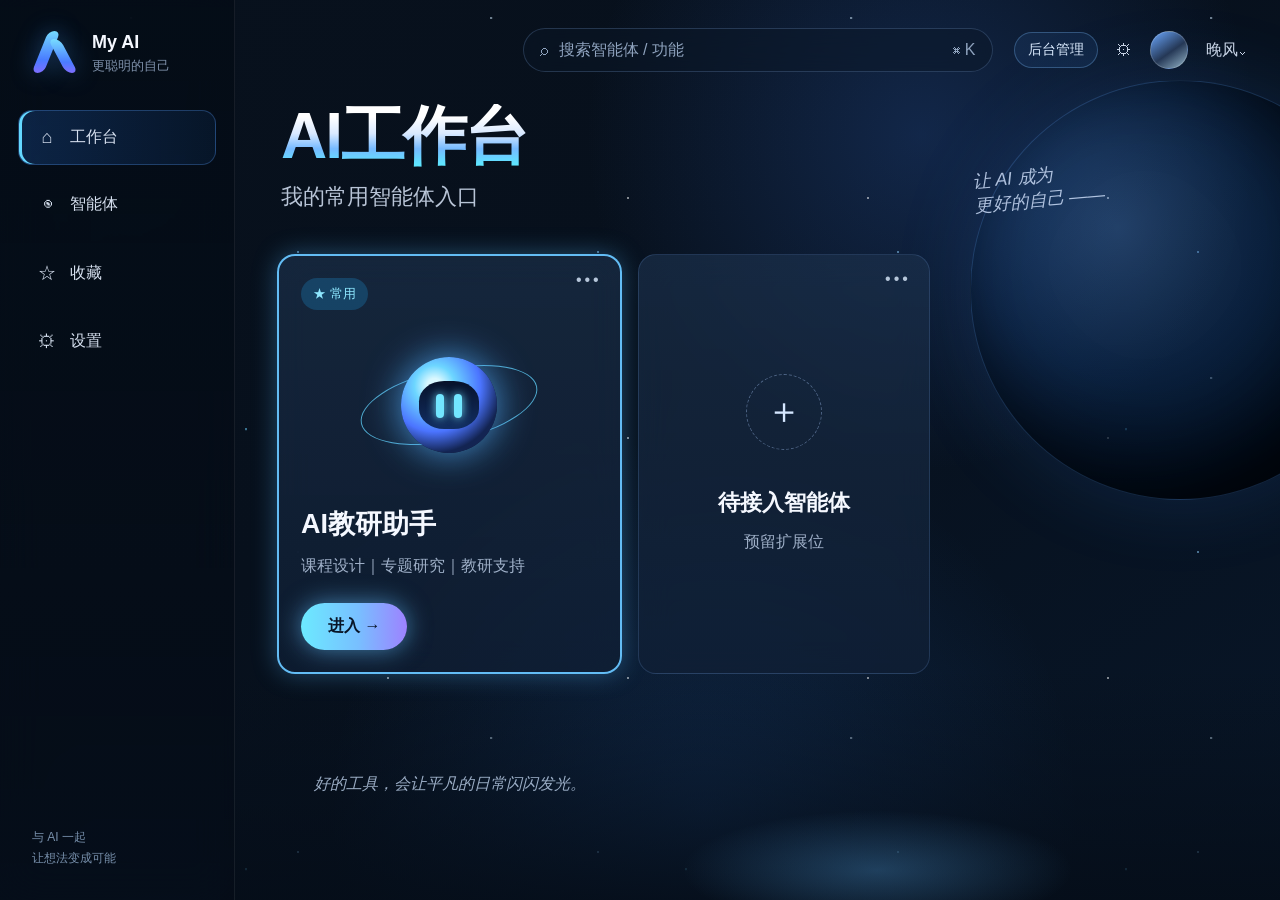
<file: index.html>
<!DOCTYPE html>
<html lang="zh-CN">
<head>
<meta charset="UTF-8">
<meta name="viewport" content="width=device-width, initial-scale=1.0">
<title>AI工作台</title>
<meta name="description" content="个人 AI 工作台">
<style>
:root{
  --bg:#07111f;--panel:rgba(18,35,58,.72);--text:#f5f8ff;--muted:#9fb0c8;
  --cyan:#65d8ff;--blue:#4887ff;--violet:#8f79ff;
}
*{box-sizing:border-box} html,body{margin:0;min-height:100%;font-family:Inter,"PingFang SC","Microsoft YaHei",sans-serif;background:#07111f;color:var(--text)}
body{overflow-x:hidden}
.bg{position:fixed;inset:0;z-index:0;overflow:hidden;background:
radial-gradient(circle at 72% 15%,rgba(48,101,195,.27),transparent 28%),
radial-gradient(circle at 55% 90%,rgba(55,141,255,.16),transparent 35%),
linear-gradient(145deg,#08111d 0%,#07101c 42%,#081628 100%)}
.bg:before{content:"";position:absolute;inset:-10%;opacity:.5;background-image:
radial-gradient(circle at 15% 20%,#fff 0 1px,transparent 1.4px),
radial-gradient(circle at 42% 14%,#8dcfff 0 1px,transparent 1.5px),
radial-gradient(circle at 72% 30%,#d1ecff 0 1px,transparent 1.5px),
radial-gradient(circle at 85% 18%,#6ad2ff 0 1px,transparent 1.5px);
background-size:240px 240px,300px 300px,360px 360px,440px 440px;animation:drift 24s linear infinite}
.orb{position:absolute;right:-110px;top:80px;width:420px;height:420px;border-radius:50%;
background:radial-gradient(circle at 35% 35%,rgba(96,167,255,.28),rgba(20,63,120,.35) 38%,rgba(0,12,28,.95) 72%);
box-shadow:0 0 80px rgba(62,139,255,.15),inset -35px -25px 90px rgba(0,0,0,.7);border:1px solid rgba(119,183,255,.15)}
.horizon{position:absolute;left:220px;right:0;bottom:-20px;height:250px;background:
radial-gradient(ellipse at 62% 80%,rgba(95,184,255,.28),transparent 21%),linear-gradient(to top,rgba(5,13,24,.95),rgba(5,13,24,0))}
@keyframes drift{to{transform:translate3d(-60px,30px,0)}} @keyframes float{50%{transform:translateY(-8px)}} @keyframes pulse{50%{box-shadow:0 0 34px rgba(74,178,255,.55),inset 0 0 35px rgba(78,126,255,.08)}} @keyframes rotate{to{transform:rotate(360deg)}}

.app{position:relative;z-index:2;display:grid;grid-template-columns:235px 1fr;min-height:100vh}
.sidebar{border-right:1px solid rgba(255,255,255,.07);background:linear-gradient(180deg,rgba(4,12,22,.82),rgba(5,12,23,.58));backdrop-filter:blur(20px);padding:30px 18px;display:flex;flex-direction:column;position:sticky;top:0;height:100vh}
.brand{display:flex;gap:14px;align-items:center;padding:0 14px 34px}.logo{width:46px;height:46px;position:relative}.logo:before,.logo:after{content:"";position:absolute;border-radius:20px;background:linear-gradient(180deg,#78ddff,#4a7cff 68%,#7f6eff);box-shadow:0 0 24px rgba(77,160,255,.35)}.logo:before{width:12px;height:42px;left:8px;top:1px;transform:skew(-22deg)}.logo:after{width:12px;height:34px;left:25px;top:9px;transform:skew(28deg)}
.brand h3{margin:0;font-size:18px}.brand small{display:block;color:#7f91aa;margin-top:4px}.nav{display:flex;flex-direction:column;gap:12px}
.nav-item{border-radius:14px;padding:16px 18px;color:#d6e0ef;display:flex;align-items:center;gap:13px;border:1px solid transparent;cursor:pointer;transition:.25s}
.nav-item:hover{background:rgba(79,135,255,.08)}.nav-item.active{background:linear-gradient(90deg,rgba(44,130,255,.2),rgba(44,130,255,.08));border-color:rgba(91,161,255,.28);box-shadow:inset 3px 0 0 #64d8ff}
.ico{width:20px;text-align:center;font-size:18px}.sidebar-footer{margin-top:auto;color:#7890ac;font-size:12px;line-height:1.8;padding:0 14px}
.main{padding:28px 34px 30px;min-width:0}.topbar{display:flex;justify-content:center;align-items:center;position:relative;margin-bottom:32px}
.search{width:min(470px,55vw);height:44px;border-radius:24px;border:1px solid rgba(136,178,236,.22);background:rgba(10,22,38,.5);display:flex;align-items:center;gap:11px;padding:0 16px;color:#8fa3be;backdrop-filter:blur(16px)}
.top-actions{position:absolute;right:0;display:flex;align-items:center;gap:18px;color:#c9d5e7}.admin-link{color:#dcecff;text-decoration:none;border:1px solid rgba(126,191,255,.3);border-radius:18px;padding:8px 13px;font-size:14px;background:rgba(58,120,205,.12);transition:.2s}.admin-link:hover{color:#fff;border-color:#75d9ff;background:rgba(58,150,225,.22)}.avatar{width:38px;height:38px;border-radius:50%;background:linear-gradient(145deg,#6ba8ff,#253856 55%,#94b5c9);border:1px solid rgba(255,255,255,.18)}
.hero{display:flex;align-items:flex-end;justify-content:space-between;margin:0 12px 42px}.title h1{font-size:64px;line-height:1;margin:0;font-weight:800;letter-spacing:-2px;background:linear-gradient(180deg,#fff 20%,#d9e9ff 46%,#76baff 70%,#5ee5ff 94%);-webkit-background-clip:text;color:transparent}.title p{margin:14px 0 0;color:#b8c4d6;font-size:22px}.quote{margin-right:130px;color:#d5e5ff;font-size:18px;font-style:italic;transform:rotate(-5deg);opacity:.8}
.cards{display:grid;grid-template-columns:1.18fr 1fr 1fr 1fr;gap:16px;padding:0 8px}.card{min-height:410px;border-radius:18px;background:linear-gradient(180deg,rgba(28,49,76,.67),rgba(16,31,53,.75));border:1px solid rgba(123,174,241,.18);backdrop-filter:blur(16px);position:relative;overflow:hidden;transition:.28s ease;cursor:pointer}.card:hover{transform:translateY(-6px);border-color:rgba(105,197,255,.5);box-shadow:0 18px 44px rgba(0,0,0,.26)}.card.primary{border:2px solid rgba(104,198,255,.95);box-shadow:0 0 24px rgba(84,182,255,.35);animation:pulse 4s ease-in-out infinite}
.card-inner{padding:22px}.badge{display:inline-flex;align-items:center;gap:6px;padding:7px 12px;border-radius:18px;background:rgba(30,132,190,.32);color:#8ee7ff;font-size:13px}.more{position:absolute;right:18px;top:15px;color:#b6c6da;letter-spacing:3px}.visual{height:190px;display:grid;place-items:center;position:relative}.bot{width:96px;height:96px;border-radius:50%;background:radial-gradient(circle at 35% 30%,#d9f8ff 0 8%,#6dd6ff 22%,#4b74ff 50%,#132452 73%);box-shadow:0 0 36px rgba(85,178,255,.8);position:relative;animation:float 4s ease-in-out infinite}.bot:after{content:"";position:absolute;inset:24px 18px;border-radius:42%;background:linear-gradient(180deg,#07122a,#122e62)}.eye{position:absolute;z-index:2;width:8px;height:24px;border-radius:8px;background:#72e6ff;top:37px;box-shadow:0 0 10px #72e6ff}.eye.e1{left:35px}.eye.e2{right:35px}.ring{position:absolute;width:180px;height:72px;border:1px solid rgba(99,213,255,.75);border-radius:50%;transform:rotate(-12deg);animation:rotate 16s linear infinite}
.folder{width:112px;height:84px;position:relative;animation:float 5s ease-in-out infinite}.folder span{position:absolute;width:82px;height:58px;border-radius:8px;background:linear-gradient(145deg,rgba(141,192,255,.9),rgba(67,97,171,.35));border:1px solid rgba(174,214,255,.55);transform:skewY(-7deg)}.folder span:nth-child(1){left:0;top:20px}.folder span:nth-child(2){left:12px;top:12px}.folder span:nth-child(3){left:24px;top:4px}
.card h3{font-size:27px;margin:6px 0 10px}.card p{color:#9fb0c8;margin:0;line-height:1.7}.enter{margin-top:24px;border:none;border-radius:24px;padding:13px 27px;font-size:16px;font-weight:700;cursor:pointer;background:linear-gradient(90deg,#6ceaff,#78bfff 54%,#9d82ff);color:#081527;box-shadow:0 0 24px rgba(100,193,255,.6);transition:.2s}.enter:hover{transform:scale(1.04)}.disabled{margin-top:24px;border:1px solid rgba(153,180,219,.28);border-radius:24px;padding:12px 24px;color:#9cb0c9;background:rgba(255,255,255,.02)}.placeholder{display:flex;flex-direction:column;justify-content:center;align-items:center;text-align:center}.plus{width:76px;height:76px;border:1px dashed rgba(173,205,255,.4);border-radius:50%;display:grid;place-items:center;font-size:36px;color:#d5e7ff;margin-bottom:32px}.placeholder h3{font-size:22px}.footer-quote{margin:100px 0 0 45px;color:#bfd3ed;font-size:16px;font-style:italic;opacity:.8}
.toast{position:fixed;right:30px;bottom:30px;background:#10243d;border:1px solid rgba(108,193,255,.35);padding:14px 18px;border-radius:12px;color:#d9efff;display:none;z-index:20}
@media(max-width:1100px){.app{grid-template-columns:88px 1fr}.brand h3,.brand small,.nav-item span:not(.ico),.sidebar-footer{display:none}.brand{padding-left:6px}.nav-item{justify-content:center;padding:15px}.cards{grid-template-columns:repeat(2,1fr)}.card{min-height:330px}.hero .quote{display:none}}
@media(max-width:720px){.app{display:block}.sidebar{display:none}.main{padding:18px}.topbar{justify-content:flex-start}.search{width:100%}.top-actions{display:none}.title h1{font-size:46px}.title p{font-size:17px}.hero{margin:20px 0 28px}.cards{grid-template-columns:1fr}.card{min-height:290px}.visual{height:130px}.orb{right:-220px}.horizon{left:0}.footer-quote{margin:45px 0 70px}}
@media(min-width:1101px){.cards{grid-template-columns:1.18fr 1fr 1fr}}
</style>
</head>
<body>
<div class="bg"><div class="orb"></div><div class="horizon"></div></div>
<div class="app">
  <aside class="sidebar">
    <div class="brand"><div class="logo"></div><div><h3>My AI</h3><small>更聪明的自己</small></div></div>
    <div class="nav">
      <div class="nav-item active"><span class="ico">⌂</span><span>工作台</span></div>
      <div class="nav-item"><span class="ico">◉</span><span>智能体</span></div>
      <div class="nav-item"><span class="ico">☆</span><span>收藏</span></div>
      <div class="nav-item"><span class="ico">⚙</span><span>设置</span></div>
    </div>
    <div class="sidebar-footer">与 AI 一起<br>让想法变成可能</div>
  </aside>
  <main class="main">
    <div class="topbar">
      <div class="search">⌕ <span>搜索智能体 / 功能</span><span style="margin-left:auto">⌘ K</span></div>
      <div class="top-actions"><a class="admin-link" href="./admin.html" aria-label="进入后台管理">后台管理</a><span>⚙</span><div class="avatar"></div><span>晚风⌄</span></div>
    </div>
    <section class="hero"><div class="title"><h1>AI工作台</h1><p>我的常用智能体入口</p></div><div class="quote">让 AI 成为<br>更好的自己 ——</div></section>
    <section class="cards">
      <article class="card primary" onclick="location.href='./assistant.html'">
        <div class="more">•••</div><div class="card-inner"><span class="badge">★ 常用</span>
          <div class="visual"><div class="ring"></div><div class="bot"><span class="eye e1"></span><span class="eye e2"></span></div></div>
          <h3>AI教研助手</h3><p>课程设计｜专题研究｜教研支持</p>
          <button class="enter" onclick="event.stopPropagation();location.href='./assistant.html'">进入 →</button>
        </div>
      </article>
      <article class="card placeholder" onclick="showToast('这是预留扩展位')"><div class="more">•••</div><div class="plus">＋</div><h3>待接入智能体</h3><p>预留扩展位</p></article>
    </section>
    <div class="footer-quote">好的工具，会让平凡的日常闪闪发光。</div>
  </main>
</div>
<div class="toast" id="toast"></div>
<script>
function showToast(msg){const t=document.getElementById('toast');t.textContent=msg;t.style.display='block';clearTimeout(window.__timer);window.__timer=setTimeout(()=>t.style.display='none',2200)}
</script>
</body>
</html>
</file>
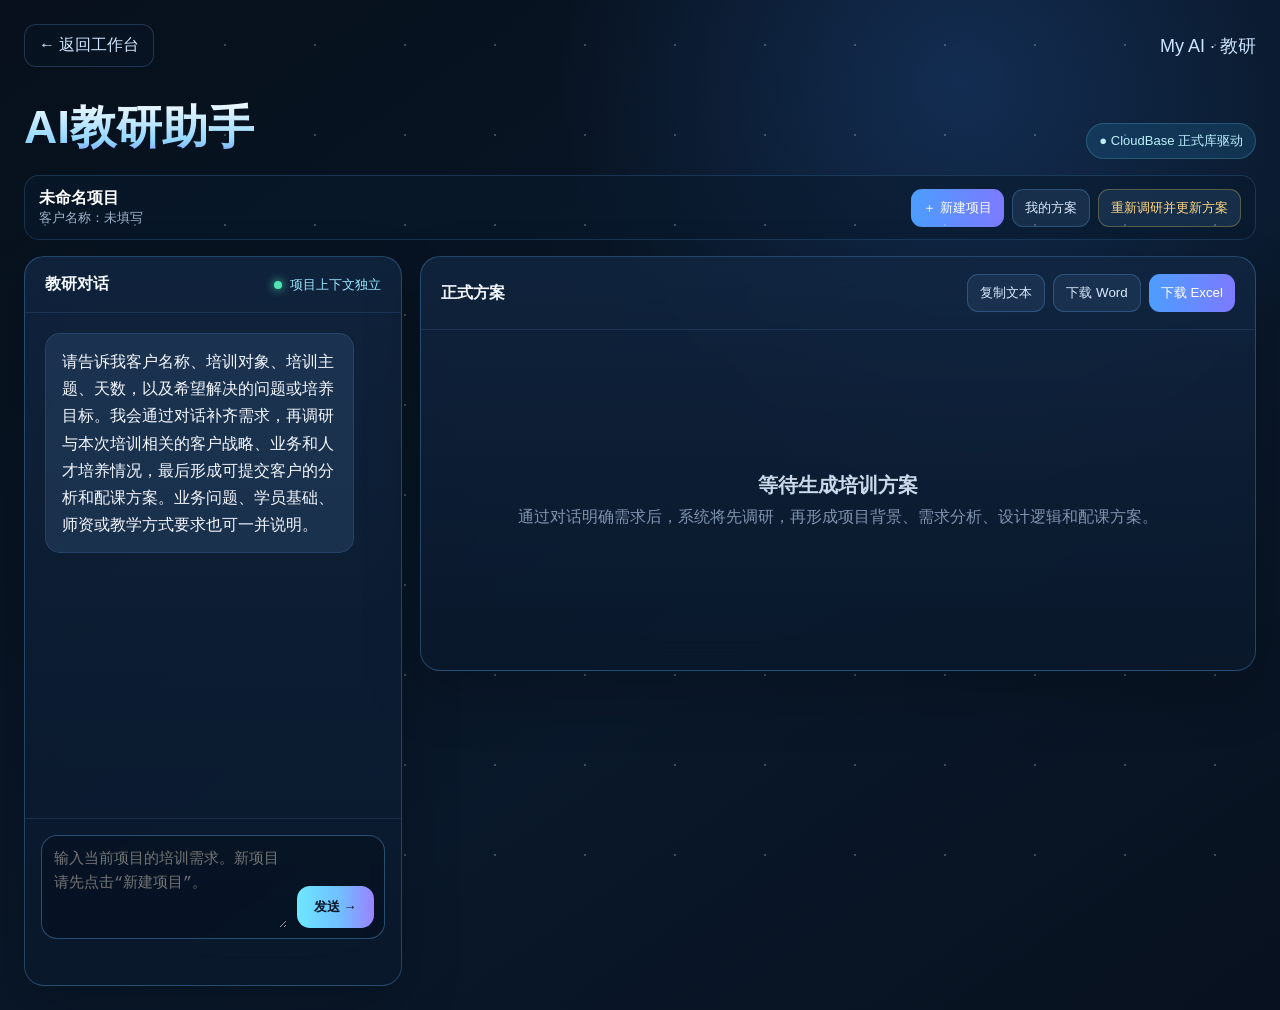
<file: assistant.html>
<!DOCTYPE html>
<html lang="zh-CN">
<head>
<meta charset="UTF-8">
<meta name="viewport" content="width=device-width,initial-scale=1.0">
<title>AI教研助手</title>
<script src="./assets/jszip.min.js"></script>
<script src="./assets/research-display.js"></script>
<script src="./assets/research-session.js"></script>
<script src="./assets/training-workflow.js"></script>
<script src="./assets/client-copy.js"></script>
<script src="./assets/proposal-display.js"></script>
<script src="./assets/ledger-display.js"></script>
<style>
:root{--bg:#07111f;--panel:rgba(16,33,56,.78);--line:rgba(103,185,255,.28);--text:#f4f8ff;--muted:#95a8c2;--cyan:#6de2ff;--blue:#5c8dff;--violet:#8f7cff;--green:#57e6b2;--warn:#ffcf66}
*{box-sizing:border-box}html,body{margin:0;min-height:100%;font-family:Inter,"PingFang SC","Microsoft YaHei",sans-serif;background:#07111f;color:var(--text)}
body{background:radial-gradient(circle at 75% 8%,rgba(50,116,215,.25),transparent 30%),linear-gradient(145deg,#07101c,#09182a 60%,#08111f)}
body:before{content:"";position:fixed;inset:0;pointer-events:none;opacity:.25;background-image:radial-gradient(circle,#d9f1ff 0 1px,transparent 1.2px);background-size:90px 90px}
.shell{max-width:1500px;margin:auto;min-height:100vh;padding:24px}.top{display:flex;align-items:center;justify-content:space-between}.back{color:#cfe5ff;text-decoration:none;padding:10px 14px;border:1px solid rgba(130,190,255,.2);border-radius:12px;background:rgba(11,24,41,.45)}.logo{font-size:18px;color:#cce5ff}
.hero{margin:30px 0 16px;display:flex;align-items:flex-end;justify-content:space-between;gap:20px}.hero h1{font-size:46px;margin:0;background:linear-gradient(180deg,#fff,#8fd5ff 72%,#817fff);-webkit-background-clip:text;color:transparent}.hero p{font-size:17px;color:#aabbd1;margin:8px 0 0}.badge{padding:8px 12px;border-radius:999px;background:rgba(28,85,122,.42);border:1px solid rgba(109,226,255,.2);color:#bdefff;font-size:13px}
.projectbar{display:flex;gap:10px;align-items:center;justify-content:space-between;margin-bottom:16px;padding:12px 14px;border:1px solid rgba(110,178,246,.18);border-radius:15px;background:rgba(10,26,46,.58)}.projectmeta{display:flex;gap:12px;align-items:center;min-width:0}.projectname{font-weight:800;color:#fff}.customer{color:#9fb3ca;font-size:13px}.project-actions{display:flex;gap:8px;flex-wrap:wrap}.btn{border:1px solid rgba(113,183,255,.25);background:rgba(31,57,88,.65);color:#dceaff;padding:9px 12px;border-radius:11px;cursor:pointer}.btn.primary{background:linear-gradient(90deg,#4c9dff,#7d7aff);border:none;color:white}.btn.warn{border-color:rgba(255,207,102,.28);color:#ffd883}
.layout{display:grid;grid-template-columns:minmax(360px,.7fr) minmax(0,1.55fr);gap:18px}.panel{background:linear-gradient(180deg,rgba(18,39,67,.78),rgba(10,24,43,.84));border:1px solid var(--line);border-radius:20px;backdrop-filter:blur(16px);box-shadow:0 22px 60px rgba(0,0,0,.2)}.chat{min-height:730px;display:flex;flex-direction:column;overflow:hidden}.chat-head,.result-head{padding:17px 20px;border-bottom:1px solid rgba(130,187,255,.12);display:flex;align-items:center;justify-content:space-between}.status{font-size:13px;color:#9ae9ff}.status:before{content:"";display:inline-block;width:8px;height:8px;border-radius:50%;background:#50e7b4;box-shadow:0 0 10px #50e7b4;margin-right:8px}
.messages{padding:20px;flex:1;overflow:auto;display:flex;flex-direction:column;gap:14px;max-height:505px}.msg{max-width:92%;padding:14px 16px;border-radius:15px;line-height:1.7;white-space:pre-wrap;border:1px solid rgba(112,181,255,.14)}.ai{align-self:flex-start;background:rgba(41,69,103,.5)}.user{align-self:flex-end;background:linear-gradient(135deg,rgba(55,142,255,.38),rgba(108,95,238,.34))}.thinking{opacity:.7}.composer{padding:16px;border-top:1px solid rgba(130,187,255,.12)}.box{display:flex;gap:10px;border:1px solid rgba(105,190,255,.35);border-radius:16px;padding:10px;background:rgba(4,15,29,.5)}textarea{flex:1;min-height:82px;max-height:170px;resize:vertical;background:transparent;border:none;outline:none;color:#fff;font-size:15px;line-height:1.6}.send{align-self:flex-end;border:none;border-radius:13px;padding:12px 17px;background:linear-gradient(90deg,#6de7ff,#70bfff 55%,#9b82ff);color:#071525;font-weight:800;cursor:pointer}.send:disabled{opacity:.45}.quick{display:flex;gap:8px;flex-wrap:wrap;padding:0 16px 14px}.q{padding:9px 12px;border-radius:999px;border:1px solid rgba(123,181,255,.15);background:rgba(28,49,76,.5);cursor:pointer;color:#c7d7ea;font-size:13px}
.result{min-height:730px;overflow:hidden}.actions{display:flex;gap:8px;flex-wrap:wrap}.result-body{padding:20px;max-height:calc(100vh - 220px);overflow:auto}.empty{min-height:570px;display:grid;place-items:center;text-align:center;color:#7f94af;padding:40px}.empty strong{display:block;color:#cbd9ea;font-size:20px;margin-bottom:8px}.section{margin-bottom:22px}.section-title{display:flex;align-items:center;gap:8px;font-size:17px;font-weight:700;margin-bottom:12px}.dot{width:8px;height:8px;border-radius:50%;background:var(--cyan);box-shadow:0 0 10px var(--cyan)}.summary-grid{display:grid;grid-template-columns:repeat(3,1fr);gap:10px}.summary-card{padding:13px 14px;border-radius:13px;background:rgba(28,49,76,.48);border:1px solid rgba(117,169,235,.14)}.summary-card small{display:block;color:#8398b4;margin-bottom:5px}.summary-card b{font-size:14px}.research-card{padding:14px;border:1px solid rgba(109,226,255,.16);border-radius:14px;background:rgba(16,52,74,.2);line-height:1.7;color:#c9d8e8}.research-card small{color:#83a1bd}.table-wrap{overflow:auto;border:1px solid rgba(109,171,238,.16);border-radius:14px;background:rgba(6,18,32,.35)}table{width:100%;border-collapse:collapse;min-width:1040px}th,td{padding:12px 13px;text-align:left;vertical-align:top;border-bottom:1px solid rgba(116,170,233,.12);line-height:1.55}th{position:sticky;top:0;background:#102744;color:#cfe4fb;font-size:13px;z-index:1}td{font-size:13px;color:#d8e3f0}.course{font-weight:700;color:#fff}.teacher{font-weight:700;color:#9fe9ff}.source{display:inline-block;padding:4px 8px;border-radius:999px;background:rgba(47,135,190,.2);color:#a8e8ff;font-size:12px}.source-badge{display:inline-block;padding:4px 8px;border-radius:999px;background:rgba(47,135,190,.2);color:#a8e8ff;font-size:12px}.row-actions{display:flex;gap:6px;flex-wrap:wrap;margin-top:8px}.mini{border:1px solid rgba(112,178,246,.2);background:rgba(23,45,72,.55);color:#bfd2e8;padding:5px 8px;border-radius:8px;cursor:pointer;font-size:11px}.evidence{margin-top:8px;border-top:1px dashed rgba(124,183,244,.2);padding-top:7px;color:#93a8c1;font-size:12px}.evidence summary{cursor:pointer;color:#87dfff}.external{display:grid;grid-template-columns:repeat(2,minmax(0,1fr));gap:10px}.ext-card{padding:14px;border:1px solid rgba(255,207,102,.2);background:rgba(91,70,24,.15);border-radius:13px}.ext-card .notice{color:#ffcf66;font-size:12px;margin-top:8px}
.modal{position:fixed;inset:0;background:rgba(2,8,16,.72);display:none;align-items:center;justify-content:center;z-index:50;padding:20px}.modal.show{display:flex}.modal-card{width:min(720px,100%);max-height:80vh;overflow:auto;background:#0b1d33;border:1px solid rgba(111,180,247,.28);border-radius:18px;box-shadow:0 30px 80px rgba(0,0,0,.45)}.modal-head{display:flex;justify-content:space-between;align-items:center;padding:16px 18px;border-bottom:1px solid rgba(120,180,240,.14)}.modal-body{padding:16px}.project-item{padding:13px 14px;border:1px solid rgba(115,177,238,.14);border-radius:12px;margin-bottom:9px;background:rgba(23,47,76,.45);cursor:pointer}.project-item:hover{border-color:rgba(109,226,255,.35)}.project-item.active{border-color:#66dfff}.project-item small{display:block;color:#8ca2bb;margin-top:5px}.toast{position:fixed;right:24px;bottom:24px;background:#10243d;border:1px solid rgba(108,193,255,.35);padding:13px 17px;border-radius:12px;color:#d9efff;display:none;z-index:80}
@media(max-width:1050px){.layout{grid-template-columns:1fr}.chat{min-height:620px}.result{min-height:600px}.result-body{max-height:none}.summary-grid{grid-template-columns:repeat(2,1fr)}}@media(max-width:650px){.shell{padding:14px}.hero h1{font-size:37px}.summary-grid{grid-template-columns:1fr}.external{grid-template-columns:1fr}.actions{width:100%}.hero{align-items:flex-start;flex-direction:column}.projectbar{align-items:flex-start;flex-direction:column}}
/* Links remain readable on dark cards, including visited and keyboard-focus states. */
.result-body a:link,.result-body a:visited{color:#9fe9ff;text-decoration:underline;text-decoration-thickness:1px;text-underline-offset:3px;overflow-wrap:anywhere}
.result-body a:hover,.result-body a:active{color:#fff;text-decoration-thickness:2px}
.result-body a:focus-visible{color:#fff;outline:2px solid #9fe9ff;outline-offset:3px;border-radius:3px}
/* Do not stretch results to the chat height or reserve space after the scroll area. */
.layout{align-items:start}
.result{min-height:0;display:flex;flex-direction:column;min-width:0}
.result-head{flex-shrink:0}
.result-body{min-height:0}
.result-body>.section:last-child{margin-bottom:0}
.empty{min-height:300px}
</style>
</head>
<body>
<div class="shell">
  <div class="top"><a class="back" href="./index.html">← 返回工作台</a><div class="logo">My AI · 教研</div></div>
  <div class="hero"><div><h1>AI教研助手</h1></div><div class="badge">● CloudBase 正式库驱动</div></div>

  <div class="projectbar">
    <div class="projectmeta"><div><div class="projectname" id="projectName">当前项目</div><div class="customer" id="customerName">客户名称：未填写</div></div></div>
    <div class="project-actions">
      <button class="btn primary" onclick="newProject()">＋ 新建项目</button>
      <button class="btn" onclick="openProjects()">我的方案</button>
      <button class="btn warn" onclick="refreshResearch()">重新调研并更新方案</button>
    </div>
  </div>

  <div class="layout">
    <section class="panel chat">
      <div class="chat-head"><strong>教研对话</strong><span class="status">项目上下文独立</span></div>
      <div class="messages" id="messages"></div>
      <div class="composer"><div class="box"><textarea id="input" placeholder="输入当前项目的培训需求。新项目请先点击“新建项目”。"></textarea><button class="send" id="send" onclick="sendMessage()">发送 →</button></div></div>
    </section>

    <section class="panel result">
      <div class="result-head"><strong>正式方案</strong><div class="actions"><button class="btn" onclick="copyFormatted()">复制文本</button><button class="btn" onclick="exportDocx()">下载 Word</button><button class="btn primary" onclick="exportXlsx()">下载 Excel</button></div></div>
      <div class="result-body" id="resultBody"></div>
    </section>
  </div>
</div>

<div class="modal" id="projectsModal"><div class="modal-card"><div class="modal-head"><strong>我的方案</strong><button class="btn" onclick="closeProjects()">关闭</button></div><div class="modal-body" id="projectsList"></div></div></div>
<div class="toast" id="toast"></div>

<script>
const PROJECTS_KEY='aiResearchProjectsV1';
const CURRENT_KEY='aiResearchCurrentProjectIdV1';
const messagesEl=document.getElementById('messages');
const input=document.getElementById('input');
const sendBtn=document.getElementById('send');
const resultBody=document.getElementById('resultBody');
let projects=[];let currentProject=null;let history=[];let currentPlan=null;

function uid(){return 'P'+Date.now().toString(36)+Math.random().toString(36).slice(2,7)}
function esc(v){return String(v??'').replaceAll('&','&amp;').replaceAll('<','&lt;').replaceAll('>','&gt;').replaceAll('"','&quot;')}
function xmlEsc(v){return String(v??'').replaceAll('&','&amp;').replaceAll('<','&lt;').replaceAll('>','&gt;').replaceAll('"','&quot;').replaceAll("'",'&apos;')}
function showToast(msg){const t=document.getElementById('toast');t.textContent=msg;t.style.display='block';clearTimeout(window.__toast);window.__toast=setTimeout(()=>t.style.display='none',2200)}
function defaultAssistantText(){return '请告诉我客户名称、培训对象、培训主题、天数，以及希望解决的问题或培养目标。我会通过对话补齐需求，再调研与本次培训相关的客户战略、业务和人才培养情况，最后形成可提交客户的分析和配课方案。业务问题、学员基础、师资或教学方式要求也可一并说明。'}
function emptyResult(){resultBody.innerHTML='<div class="empty"><div><strong>等待生成培训方案</strong>通过对话明确需求后，系统将先调研，再形成项目背景、需求分析、设计逻辑和配课方案。</div></div>'}
function saveProjects(){if(!currentProject)return;currentProject.history=history;currentProject.currentPlan=currentPlan;currentProject.updatedAt=new Date().toISOString();const i=projects.findIndex(p=>p.id===currentProject.id);if(i>=0)projects[i]=currentProject;else projects.unshift(currentProject);localStorage.setItem(PROJECTS_KEY,JSON.stringify(projects));localStorage.setItem(CURRENT_KEY,currentProject.id)}
function loadProjects(){try{projects=JSON.parse(localStorage.getItem(PROJECTS_KEY)||'[]')}catch{projects=[]}const id=localStorage.getItem(CURRENT_KEY);currentProject=projects.find(p=>p.id===id)||projects[0]||null;if(!currentProject){createProject('未命名项目','',false)}else activateProject(currentProject.id,false)}
function persistProjectSnapshot(project){if(!project)return;project.updatedAt=new Date().toISOString();const i=projects.findIndex(p=>p.id===project.id);if(i>=0)projects[i]=project;else projects.unshift(project);localStorage.setItem(PROJECTS_KEY,JSON.stringify(projects));if(isActiveProject(project,currentProject))localStorage.setItem(CURRENT_KEY,project.id)}
function addProjectMessage(project,text,role){if(isActiveProject(project,currentProject))return addMessage(text,role,true);project.history=Array.isArray(project.history)?project.history:[];project.history.push({role:role==='user'?'user':'assistant',content:text});persistProjectSnapshot(project);return null}
function storeProjectPlan(project,plan){project.currentPlan=plan;if(isActiveProject(project,currentProject))currentPlan=plan;persistProjectSnapshot(project)}
function createProject(title,customerName,persist=true){const now=new Date().toISOString();currentProject={id:uid(),title:title||'未命名项目',customerName:customerName||'',createdAt:now,updatedAt:now,history:[],currentPlan:null,customerResearch:null,customerResearchRequest:''};history=[];currentPlan=null;projects.unshift(currentProject);if(persist)saveProjects();renderProject();renderMessages();emptyResult();return currentProject}
function newProject(){saveProjects();const title=prompt('请输入项目/班级名称（例如：XX银行中层干部培训班）','新培训项目');if(title===null)return;const customer=prompt('客户名称（可选）。填写后系统可进行公开资料调研：','');if(customer===null)return;createProject(title.trim()||'新培训项目',customer.trim(),true);showToast('已进入全新项目，上一个项目上下文不会带入')}
function activateProject(id,persist=true){const p=projects.find(x=>x.id===id);if(!p)return;if(currentProject)saveProjects();currentProject=p;history=Array.isArray(p.history)?p.history:[];currentPlan=p.currentPlan||null;sendBtn.disabled=false;if(persist)localStorage.setItem(CURRENT_KEY,p.id);renderProject();renderMessages();if(currentPlan)renderPlan(currentPlan,false);else emptyResult();closeProjects()}
function renderProject(){document.getElementById('projectName').textContent=currentProject?.title||'当前项目';document.getElementById('customerName').textContent='客户名称：'+(currentProject?.customerName||'未填写')}
function renderMessages(){messagesEl.innerHTML='';if(!history.length){addMessage(defaultAssistantText(),'ai',false);return}history.forEach(m=>addMessage(m.content,m.role==='user'?'user':'ai',false))}
function openProjects(){saveProjects();const recent=[...projects].sort((a,b)=>(Date.parse(b.updatedAt||b.createdAt)||0)-(Date.parse(a.updatedAt||a.createdAt)||0)).slice(0,10);const list=document.getElementById('projectsList');list.innerHTML=recent.length?recent.map(p=>`<div class="project-item ${p.id===currentProject?.id?'active':''}" onclick="activateProject('${p.id}')"><b>${esc(p.title)}</b><small>${esc(p.customerName?'客户：'+p.customerName:'未填写客户')} ｜ 更新：${new Date(p.updatedAt||p.createdAt).toLocaleString()}</small></div>`).join(''):'暂无历史项目';document.getElementById('projectsModal').classList.add('show')}
function closeProjects(){document.getElementById('projectsModal').classList.remove('show')}
function fill(text){input.value=text;input.focus()}
function addMessage(text,role,save=false){const el=document.createElement('div');el.className=`msg ${role}`;el.textContent=text;messagesEl.appendChild(el);messagesEl.scrollTop=messagesEl.scrollHeight;if(save){history.push({role:role==='user'?'user':'assistant',content:text});saveProjects()}return el}

async function postChat(body){const res=await fetch('./api/chat',{method:'POST',headers:{'Content-Type':'application/json'},body:JSON.stringify(body)});let data;try{data=await res.json()}catch{throw new Error('服务返回异常，请重试')}if(!res.ok){if(res.status===401){showToast('请先登录工作台');window.open('./admin.html','_blank','noopener')}throw new Error(data.error||'请求失败')}return data}
async function processProjectTraining(project,requestHistory,forceResearch=false){
  const loading=isActiveProject(project,currentProject)?addMessage('正在整理培训需求…','ai',false):null;
  try{
    const data=await runTrainingWorkflow({
      messages:requestHistory,customerName:project.customerName,
      previousRequirement:project.requirement_summary||project.currentPlan?.requirement_summary,
      cachedResearch:project.customerResearch,cachedFingerprint:project.customerResearchRequest,
      forceResearch,post:postChat,
      onStage:stage=>{if(loading)loading.textContent=({
        requirements:'正在整理需求；关键内容缺失时会先提问…',
        research:'正在围绕培养目标调研客户战略、业务与人才培养情况…',
        design:'正在综合需求与调研，撰写三段分析并设计配课方案…'
      })[stage]},
      onResearch:(research,req,fingerprint)=>{
        project.requirement_summary=req;
        if(req.customer_name)project.customerName=req.customer_name;
        project.customerResearch=research;project.customerResearchRequest=fingerprint;
        persistProjectSnapshot(project);
        if(isActiveProject(project,currentProject))renderProject();
      }
    });
    if(data.mode==='clarify'){
      project.requirement_summary=data.requirement_summary;
      if(data.requirement_summary?.customer_name)project.customerName=data.requirement_summary.customer_name;
      if(project.currentPlan)project.lastCompletedPlan=project.currentPlan;
      storeProjectPlan(project,null);
      if(isActiveProject(project,currentProject)){renderProject();emptyResult()}
    }else if(data.mode==='plan'){
      storeProjectPlan(project,data);
      if(isActiveProject(project,currentProject))renderPlan(data,false);
    }
    addProjectMessage(project,data.assistant_message||'已处理。','ai');
    return data;
  }finally{loading?.remove()}
}
async function refreshResearch(){const project=currentProject;if(!project||sendBtn.disabled)return;sendBtn.disabled=true;const requestHistory=(project.history||[]).slice(-16);try{await processProjectTraining(project,requestHistory,true)}catch(err){addProjectMessage(project,'更新失败：'+err.message,'ai')}finally{if(isActiveProject(project,currentProject))sendBtn.disabled=false}}

function renderPlan(plan,save=true){currentPlan=plan;if(save)saveProjects();if(plan.mode==='clarify')return;const s=plan.requirement_summary||{};const schedule=Array.isArray(plan.formal_schedule)?plan.formal_schedule:[];const external=Array.isArray(plan.external_candidates)?plan.external_candidates:[];const research=currentProject?.customerResearch;
const summary=buildTrainingOverview(plan).map(([k,v])=>`<div class="summary-card"><small>${esc(k)}</small><b>${esc(v)}</b></div>`).join('');
const researchHtml=formatResearchCard(plan.customer_research||research,esc);const proposalHtml=formatProposal(plan,esc);
const rows=schedule.map((r,i)=>`<tr><td>${esc(r.day)}</td><td>${esc(r.period)}</td><td>${esc(r.module)}</td><td class="course">${esc(r.course_title||'待匹配')}</td><td><span class="source-badge">${esc(r.source_type||'库内师资')}</span></td><td><div class="teacher">${esc(r.teacher_name||'待匹配')}</div><div>${esc(r.institution||'')}</div>${formatIdentityNotice(r,i,esc)}${r.teacher_profile?`<details class="evidence"><summary>师资简介</summary><div>${esc(r.teacher_profile)}</div></details>`:''}<div class="row-actions"><button class="mini" onclick="reviseRow(${i},'换老师')">换老师</button><button class="mini" onclick="reviseRow(${i},'换课程')">换课程</button><button class="mini" onclick="reviseRow(${i},'优化本行')">优化</button></div></td><td>${esc(cleanClientText(r.reason))}${formatCourseEvidence(r,esc)}</td></tr>`).join('');
const externalHtml=external.length?`<div class="section"><div class="section-title"><span class="dot" style="background:#ffcf66;box-shadow:0 0 10px #ffcf66"></span>外部候选补充</div><div class="external">${external.map(x=>`<div class="ext-card"><b>${esc(x.teacher_name)}</b> · ${esc(x.institution)} <span class="source-badge">${esc(x.source_type||'网络检索')}</span><div style="margin-top:7px;color:#cbd8e7">${esc(x.suggested_topic)}</div><div style="margin-top:7px;color:#9fb1c7;font-size:13px">${esc(x.reason)}</div><div class="notice">${esc(x.notice||'未入正式库，需核验')}</div>${formatExpertSources(x,esc)}</div>`).join('')}</div></div>`:'';
resultBody.innerHTML=`${plan.expert_search_notice?`<p style="color:#ffcf66">${esc(plan.expert_search_notice)}</p>`:''}${plan.research_notice?`<div class="section" style="color:#ffcf66;font-size:13px">${esc(plan.research_notice)}</div>`:''}${proposalHtml}<div class="section"><div class="section-title"><span class="dot"></span>培训安排概览</div><div class="summary-grid">${summary}</div></div><div class="section"><div class="section-title"><span class="dot"></span>配课方案</div><div class="table-wrap"><table><thead><tr><th>天数</th><th>时段</th><th>课程模块</th><th>课程名称</th><th>师资来源</th><th>推荐师资</th><th>课程设计理由 / 依据</th></tr></thead><tbody>${rows||'<tr><td colspan="7">当前正式库没有足够匹配结果。</td></tr>'}</tbody></table></div></div>${externalHtml}${researchHtml}`}

async function sendMessage(){const project=currentProject;const content=input.value.trim();if(!project||!content||sendBtn.disabled)return;addMessage(content,'user',true);const requestHistory=history.slice(-16);input.value='';sendBtn.disabled=true;try{await processProjectTraining(project,requestHistory)}catch(err){addProjectMessage(project,'调用失败：'+err.message,'ai')}finally{if(isActiveProject(project,currentProject)){sendBtn.disabled=false;input.focus()}}}
function reviseRow(index,action){if(!currentPlan?.formal_schedule?.[index])return;const r=currentPlan.formal_schedule[index];input.value=`请只修改${r.day||''}${r.period||''}这一行：${action}。其他时段保持不变。当前课程“${r.course_title||''}”，当前老师“${r.teacher_name||''}”。`;input.focus();showToast('修改指令已放入输入框')}

function uniqueProfiles(){const map=new Map();(currentPlan?.formal_schedule||[]).forEach(r=>{if(r.teacher_name&&r.teacher_name!=='待匹配'&&!map.has(r.candidate_id||r.teacher_name))map.set(r.candidate_id||r.teacher_name,{name:r.teacher_name,institution:r.institution||'',profile:r.teacher_profile||''})});return [...map.values()]}
function planText(){if(!currentPlan)return'';const s=currentPlan.requirement_summary||{},r=currentProject?.customerResearch;const lines=[`${currentProject?.title||'AI教研助手'}课程方案`,'','一、培训需求概览'];if(currentProject?.customerName)lines.push(`客户名称：${currentProject.customerName}`);if(s.audience)lines.push(`培训对象：${s.audience}`);if(s.industry)lines.push(`行业：${s.industry}`);if(s.theme)lines.push(`培训主题：${s.theme}`);if(s.days)lines.push(`培训天数：${s.days}`);if(s.sessions)lines.push(`课程安排：${s.sessions}`);if(s.goals)lines.push(`培训目标：${s.goals}`);if(r?.background){lines.push('','二、培训背景',r.background)}if(r?.training_relevance){lines.push('','三、需求解读',`结合用户明确培训需求与客户公开资料，本项目可重点关注：${r.training_relevance}`)}lines.push('','四、正式推荐课表');(currentPlan.formal_schedule||[]).forEach((x,i)=>{lines.push(`${i+1}. ${x.day||''} ${x.period||''}｜${x.course_title||'待匹配'}｜${x.teacher_name||'待匹配'}${x.institution?'｜'+x.institution:''}`);if(x.reason)lines.push(`推荐理由：${x.reason}`)});const ps=uniqueProfiles();if(ps.length){lines.push('','五、推荐师资简介');ps.forEach(x=>{lines.push(`${x.name}${x.institution?'｜'+x.institution:''}`);if(x.profile)lines.push(x.profile)})}return lines.join('\n')}
async function copyFormatted(){if(!currentPlan){showToast('还没有可复制的正式方案');return}try{await navigator.clipboard.writeText(planText());showToast('已复制排版文本')}catch{showToast('复制失败')}}
function downloadBlob(blob,filename){const url=URL.createObjectURL(blob),a=document.createElement('a');a.href=url;a.download=filename;document.body.appendChild(a);a.click();a.remove();URL.revokeObjectURL(url)}
function excelColName(n){let s='';while(n>0){n--;s=String.fromCharCode(65+n%26)+s;n=Math.floor(n/26)}return s}
function sheetXml(rows,widths=[]){const cols=widths.length?`<cols>${widths.map((w,i)=>`<col min="${i+1}" max="${i+1}" width="${w}" customWidth="1"/>`).join('')}</cols>`:'';const data=rows.map((row,ri)=>`<row r="${ri+1}">${row.map((v,ci)=>`<c r="${excelColName(ci+1)}${ri+1}" t="inlineStr"><is><t xml:space="preserve">${xmlEsc(v)}</t></is></c>`).join('')}</row>`).join('');return`<?xml version="1.0" encoding="UTF-8" standalone="yes"?><worksheet xmlns="http://schemas.openxmlformats.org/spreadsheetml/2006/main">${cols}<sheetData>${data}</sheetData></worksheet>`}

async function exportXlsx(){if(!currentPlan){showToast('还没有可导出的正式方案');return}const zip=new JSZip();const formal=[['天数','时段','课程模块','课程名称','推荐师资','单位','师资简介','师资来源','推荐理由','推荐依据','确认提示','原课程名称']];(currentPlan.formal_schedule||[]).forEach(r=>formal.push([r.day||'',r.period||'',r.module||'',r.course_title||'待匹配',r.teacher_name||'待匹配',r.institution||'',r.teacher_profile||'',r.source_type||'',r.reason||'',r.evidence||'',r.notice||'',r.original_course_title||r.course_title||'']));const ext=[['姓名','单位','师资来源','建议专题/课程','推荐理由','核验说明']];(currentPlan.external_candidates||[]).forEach(x=>ext.push([x.teacher_name||'',x.institution||'',x.source_type||'',x.suggested_topic||'',x.reason||'',x.notice||'未入正式库，需核验']));const s=currentPlan.requirement_summary||{},r=currentProject?.customerResearch;const info=[['项目','内容'],['项目名称',currentProject?.title||''],['客户名称',currentProject?.customerName||''],['培训对象',s.audience||''],['行业',s.industry||''],['培训主题',s.theme||''],['培训天数',s.days||''],['课程安排',s.sessions||''],['培训目标',s.goals||''],['客户公开资料背景',r?.background||''],['公开资料培训相关线索',r?.training_relevance||''],['数据说明','优先使用已发布资料；同名身份、建议定制课程及市场候选以相应确认提示为准。']];zip.file('[Content_Types].xml','<?xml version="1.0" encoding="UTF-8" standalone="yes"?><Types xmlns="http://schemas.openxmlformats.org/package/2006/content-types"><Default Extension="rels" ContentType="application/vnd.openxmlformats-package.relationships+xml"/><Default Extension="xml" ContentType="application/xml"/><Override PartName="/xl/workbook.xml" ContentType="application/vnd.openxmlformats-officedocument.spreadsheetml.sheet.main+xml"/><Override PartName="/xl/worksheets/sheet1.xml" ContentType="application/vnd.openxmlformats-officedocument.spreadsheetml.worksheet+xml"/><Override PartName="/xl/worksheets/sheet2.xml" ContentType="application/vnd.openxmlformats-officedocument.spreadsheetml.worksheet+xml"/><Override PartName="/xl/worksheets/sheet3.xml" ContentType="application/vnd.openxmlformats-officedocument.spreadsheetml.worksheet+xml"/></Types>');zip.folder('_rels').file('.rels','<?xml version="1.0" encoding="UTF-8" standalone="yes"?><Relationships xmlns="http://schemas.openxmlformats.org/package/2006/relationships"><Relationship Id="rId1" Type="http://schemas.openxmlformats.org/officeDocument/2006/relationships/officeDocument" Target="xl/workbook.xml"/></Relationships>');zip.folder('xl').file('workbook.xml','<?xml version="1.0" encoding="UTF-8" standalone="yes"?><workbook xmlns="http://schemas.openxmlformats.org/spreadsheetml/2006/main" xmlns:r="http://schemas.openxmlformats.org/officeDocument/2006/relationships"><sheets><sheet name="正式推荐课表" sheetId="1" r:id="rId1"/><sheet name="外部候选补充" sheetId="2" r:id="rId2"/><sheet name="方案说明" sheetId="3" r:id="rId3"/></sheets></workbook>');zip.folder('xl').folder('_rels').file('workbook.xml.rels','<?xml version="1.0" encoding="UTF-8" standalone="yes"?><Relationships xmlns="http://schemas.openxmlformats.org/package/2006/relationships"><Relationship Id="rId1" Type="http://schemas.openxmlformats.org/officeDocument/2006/relationships/worksheet" Target="worksheets/sheet1.xml"/><Relationship Id="rId2" Type="http://schemas.openxmlformats.org/officeDocument/2006/relationships/worksheet" Target="worksheets/sheet2.xml"/><Relationship Id="rId3" Type="http://schemas.openxmlformats.org/officeDocument/2006/relationships/worksheet" Target="worksheets/sheet3.xml"/></Relationships>');zip.folder('xl').folder('worksheets').file('sheet1.xml',sheetXml(formal,[10,10,22,34,16,28,58,14,42,42]));zip.folder('xl').folder('worksheets').file('sheet2.xml',sheetXml(ext,[16,28,14,34,44,24]));zip.folder('xl').folder('worksheets').file('sheet3.xml',sheetXml(info,[20,80]));downloadBlob(await zip.generateAsync({type:'blob',mimeType:'application/vnd.openxmlformats-officedocument.spreadsheetml.sheet'}),`${currentProject?.title||'AI教研助手'}_课程方案.xlsx`);showToast('Excel 已生成')}

function wP(text,style='Normal',bold=false){return`<w:p><w:pPr><w:pStyle w:val="${style}"/></w:pPr><w:r>${bold?'<w:rPr><w:b/></w:rPr>':''}<w:t xml:space="preserve">${xmlEsc(text)}</w:t></w:r></w:p>`}
function wTable(rows,widths){return`<w:tbl><w:tblPr><w:tblStyle w:val="TableGrid"/><w:tblW w:w="0" w:type="auto"/><w:tblLook w:val="04A0"/></w:tblPr>${rows.map((row,ri)=>`<w:tr>${row.map((v,ci)=>`<w:tc><w:tcPr><w:tcW w:w="${widths?.[ci]||1800}" w:type="dxa"/>${ri===0?'<w:shd w:fill="D9EAF7"/>':''}</w:tcPr><w:p><w:r>${ri===0?'<w:rPr><w:b/></w:rPr>':''}<w:t xml:space="preserve">${xmlEsc(v)}</w:t></w:r></w:p></w:tc>`).join('')}</w:tr>`).join('')}</w:tbl>`}
function docStyles(){return`<?xml version="1.0" encoding="UTF-8" standalone="yes"?><w:styles xmlns:w="http://schemas.openxmlformats.org/wordprocessingml/2006/main"><w:style w:type="paragraph" w:default="1" w:styleId="Normal"><w:name w:val="Normal"/><w:rPr><w:rFonts w:eastAsia="宋体"/><w:sz w:val="22"/></w:rPr><w:pPr><w:spacing w:line="360" w:lineRule="auto"/></w:pPr></w:style><w:style w:type="paragraph" w:styleId="Title"><w:name w:val="Title"/><w:pPr><w:jc w:val="center"/><w:spacing w:after="360"/></w:pPr><w:rPr><w:rFonts w:eastAsia="微软雅黑"/><w:b/><w:sz w:val="36"/></w:rPr></w:style><w:style w:type="paragraph" w:styleId="Heading1"><w:name w:val="heading 1"/><w:pPr><w:spacing w:before="320" w:after="160"/><w:outlineLvl w:val="0"/></w:pPr><w:rPr><w:rFonts w:eastAsia="微软雅黑"/><w:b/><w:color w:val="17365D"/><w:sz w:val="28"/></w:rPr></w:style><w:style w:type="table" w:styleId="TableGrid"><w:name w:val="Table Grid"/><w:tblPr><w:tblBorders><w:top w:val="single" w:sz="4" w:color="B7C9E2"/><w:left w:val="single" w:sz="4" w:color="B7C9E2"/><w:bottom w:val="single" w:sz="4" w:color="B7C9E2"/><w:right w:val="single" w:sz="4" w:color="B7C9E2"/><w:insideH w:val="single" w:sz="4" w:color="D8E3F0"/><w:insideV w:val="single" w:sz="4" w:color="D8E3F0"/></w:tblBorders></w:tblPr></w:style></w:styles>`}
async function exportDocx(){if(!currentPlan){showToast('还没有可导出的正式方案');return}const zip=new JSZip(),s=currentPlan.requirement_summary||{},r=currentProject?.customerResearch;let body='';body+=wP(`${currentProject?.title||'AI教研助手'}课程方案`,'Title');if(currentProject?.customerName)body+=wP(`客户：${currentProject.customerName}`,'Normal');body+=wP('一、培训需求概览','Heading1');const info=[['项目','内容'],['培训对象',s.audience||''],['行业',s.industry||''],['培训主题',s.theme||''],['培训天数',s.days||''],['课程安排',s.sessions||''],['培训目标',s.goals||'']].filter(x=>x[1]||x[0]==='项目');body+=wTable(info,[1800,7000]);let section=2;if(r?.background){body+=wP(`${['','一','二','三','四','五','六','七'][section]}、培训背景`,'Heading1');body+=wP(r.background);section++}if(r?.training_relevance){body+=wP(`${['','一','二','三','四','五','六','七'][section]}、需求解读`,'Heading1');body+=wP(`结合用户明确提出的培训需求与客户公开资料，可重点关注以下背景线索：${r.training_relevance}。该部分仅作为课程设计参考，不代表客户未明确表达的内部需求。`);section++}body+=wP(`${['','一','二','三','四','五','六','七'][section]}、课程设计思路`,'Heading1');body+=wP(`围绕“${s.theme||'培训主题'}”，按照${s.days||''}${s.sessions?`、共${s.sessions}`:''}进行模块化安排，优先从正式师资课程库中选择已确认课程关系，并依据主题匹配度、适用对象和研究方向进行组合。`);section++;body+=wP(`${['','一','二','三','四','五','六','七'][section]}、课程安排`,'Heading1');const rows=[['时间','课程模块','课程名称','推荐师资','单位','推荐理由']];(currentPlan.formal_schedule||[]).forEach(x=>rows.push([`${x.day||''} ${x.period||''}`.trim(),x.module||'',x.course_title||'待匹配',x.teacher_name||'待匹配',x.institution||'',x.reason||'']));body+=wTable(rows,[1400,1800,2600,1400,2200,2600]);section++;const ps=uniqueProfiles().filter(x=>x.profile);if(ps.length){body+=wP(`${['','一','二','三','四','五','六','七'][section]}、推荐师资简介`,'Heading1');ps.forEach(x=>{body+=wP(`${x.name}${x.institution?'｜'+x.institution:''}`,'Normal',true);body+=wP(x.profile)});section++}const ext=currentPlan.external_candidates||[];if(ext.length){body+=wP(`${['','一','二','三','四','五','六','七'][section]}、外部候选补充`,'Heading1');ext.forEach((x,i)=>{body+=wP(`${i+1}. ${x.teacher_name||''}｜${x.institution||''}`,'Normal',true);if(x.suggested_topic)body+=wP(`建议专题：${x.suggested_topic}`);if(x.reason)body+=wP(`推荐理由：${x.reason}`);body+=wP(`说明：${x.notice||'未入正式库，需核验'}`)})}if(r?.sources?.length){body+=wP('附：客户公开资料来源','Heading1');r.sources.slice(0,8).forEach((x,i)=>body+=wP(`${i+1}. ${x.title}｜${x.url}`))}const document=`<?xml version="1.0" encoding="UTF-8" standalone="yes"?><w:document xmlns:w="http://schemas.openxmlformats.org/wordprocessingml/2006/main"><w:body>${body}<w:sectPr><w:pgSz w:w="11906" w:h="16838"/><w:pgMar w:top="1276" w:right="1276" w:bottom="1276" w:left="1276"/><w:pgNumType w:start="1"/></w:sectPr></w:body></w:document>`;zip.file('[Content_Types].xml','<?xml version="1.0" encoding="UTF-8" standalone="yes"?><Types xmlns="http://schemas.openxmlformats.org/package/2006/content-types"><Default Extension="rels" ContentType="application/vnd.openxmlformats-package.relationships+xml"/><Default Extension="xml" ContentType="application/xml"/><Override PartName="/word/document.xml" ContentType="application/vnd.openxmlformats-officedocument.wordprocessingml.document.main+xml"/><Override PartName="/word/styles.xml" ContentType="application/vnd.openxmlformats-officedocument.wordprocessingml.styles+xml"/></Types>');zip.folder('_rels').file('.rels','<?xml version="1.0" encoding="UTF-8" standalone="yes"?><Relationships xmlns="http://schemas.openxmlformats.org/package/2006/relationships"><Relationship Id="rId1" Type="http://schemas.openxmlformats.org/officeDocument/2006/relationships/officeDocument" Target="word/document.xml"/></Relationships>');zip.folder('word').file('document.xml',document);zip.folder('word').file('styles.xml',docStyles());zip.folder('word').folder('_rels').file('document.xml.rels','<?xml version="1.0" encoding="UTF-8" standalone="yes"?><Relationships xmlns="http://schemas.openxmlformats.org/package/2006/relationships"><Relationship Id="rId1" Type="http://schemas.openxmlformats.org/officeDocument/2006/relationships/styles" Target="styles.xml"/></Relationships>');downloadBlob(await zip.generateAsync({type:'blob',mimeType:'application/vnd.openxmlformats-officedocument.wordprocessingml.document'}),`${currentProject?.title||'AI教研助手'}_课程方案.docx`);showToast('Word 已生成')}

input.addEventListener('keydown',e=>{if(e.key==='Enter'&&!e.shiftKey){e.preventDefault();sendMessage()}});
loadProjects();renderProject();renderMessages();if(currentPlan)renderPlan(currentPlan,false);else emptyResult();
</script>
<script src="./assets/research-export-integration.js"></script>
</body>
</html>
</file>
